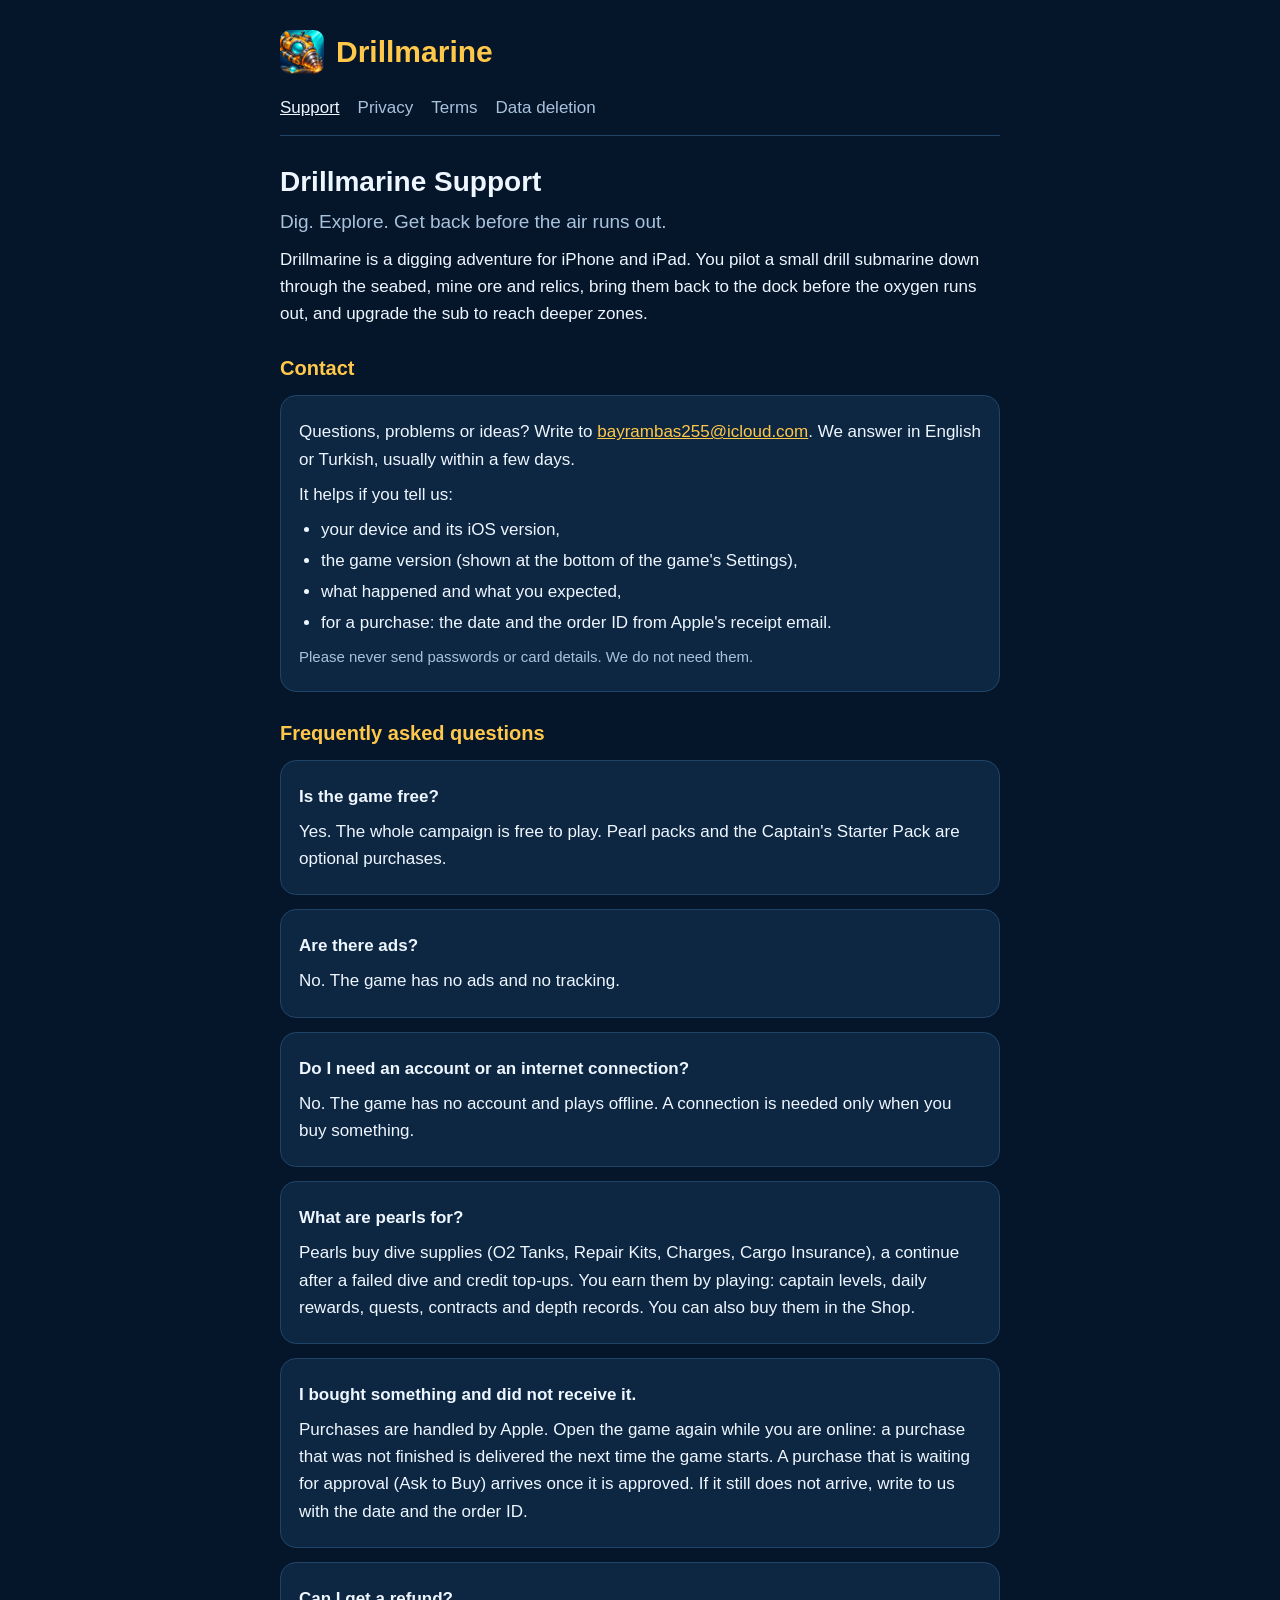
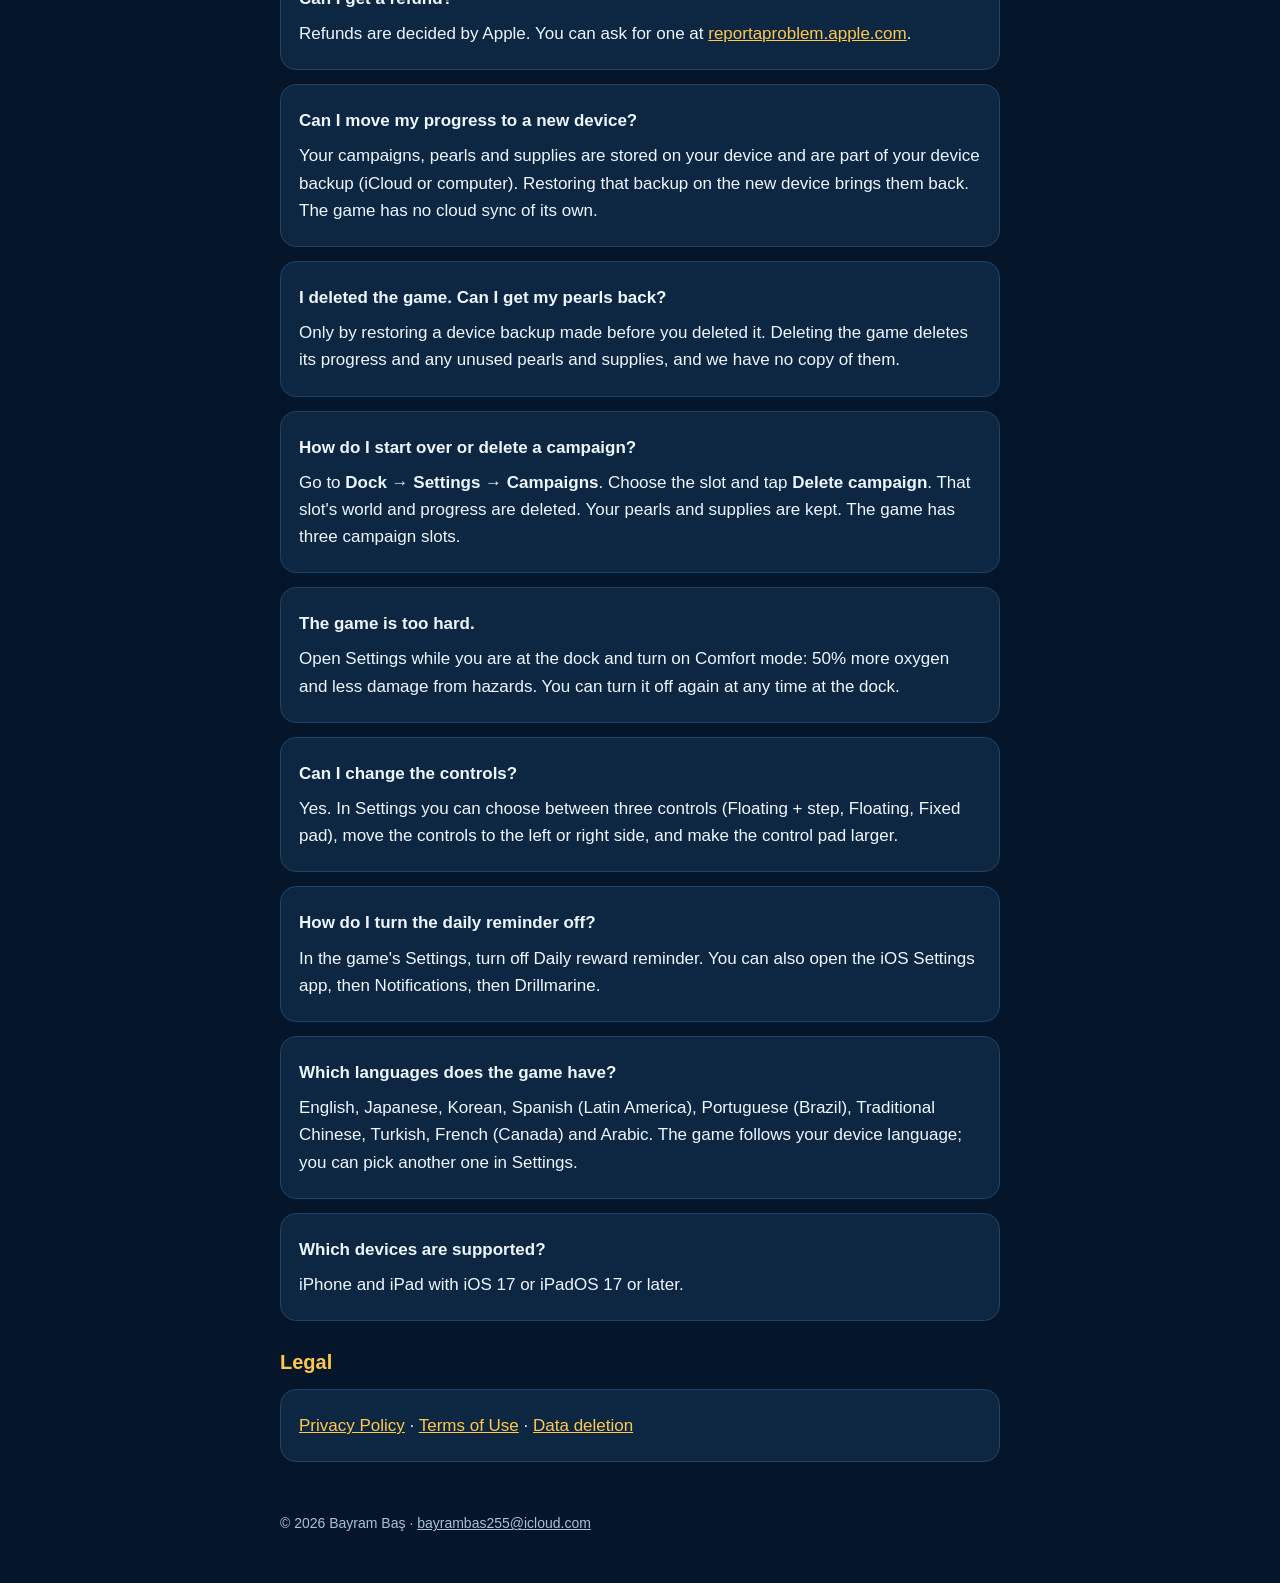
<file: index.html>
<!doctype html>
<html lang="en" dir="ltr">
<head>
<meta charset="utf-8">
<meta name="viewport" content="width=device-width, initial-scale=1">
<title>Drillmarine Support</title>
<meta name="description" content="Drillmarine support, privacy policy, terms of use and data deletion.">
<link rel="icon" type="image/png" href="./icon.png">
<link rel="apple-touch-icon" href="./icon.png">
<link rel="stylesheet" href="./style.css">
</head>
<body>
<header><a class="brand" href="./"><img src="./icon.png" alt="" width="44" height="44">Drillmarine</a><nav><a href="./" aria-current="page">Support</a><a href="./privacy/">Privacy</a><a href="./terms/">Terms</a><a href="./data-deletion/">Data deletion</a></nav></header>
<main>
<h1>Drillmarine Support</h1>
<p class="lead">Dig. Explore. Get back before the air runs out.</p>
<p>Drillmarine is a digging adventure for iPhone and iPad. You pilot a small drill submarine down through the seabed, mine
ore and relics, bring them back to the dock before the oxygen runs out, and upgrade the sub to reach deeper zones.</p>

<h2>Contact</h2>
<div class="card">
<p>Questions, problems or ideas? Write to <a href="mailto:bayrambas255@icloud.com">bayrambas255@icloud.com</a>. We answer in English or Turkish, usually within a few days.</p>
<p>It helps if you tell us:</p>
<ul>
<li>your device and its iOS version,</li>
<li>the game version (shown at the bottom of the game's Settings),</li>
<li>what happened and what you expected,</li>
<li>for a purchase: the date and the order ID from Apple's receipt email.</li>
</ul>
<p class="note">Please never send passwords or card details. We do not need them.</p>
</div>

<h2>Frequently asked questions</h2>
<div class="card"><p><strong>Is the game free?</strong></p><p>Yes. The whole campaign is free to play. Pearl packs and the Captain's Starter Pack are optional purchases.</p></div>
<div class="card"><p><strong>Are there ads?</strong></p><p>No. The game has no ads and no tracking.</p></div>
<div class="card"><p><strong>Do I need an account or an internet connection?</strong></p><p>No. The game has no account and plays offline. A connection is needed only when you buy something.</p></div>
<div class="card"><p><strong>What are pearls for?</strong></p><p>Pearls buy dive supplies (O2 Tanks, Repair Kits, Charges, Cargo Insurance), a continue after a failed dive and credit top-ups. You earn them by playing: captain levels, daily rewards, quests, contracts and depth records. You can also buy them in the Shop.</p></div>
<div class="card"><p><strong>I bought something and did not receive it.</strong></p><p>Purchases are handled by Apple. Open the game again while you are online: a purchase that was not finished is delivered the next time the game starts. A purchase that is waiting for approval (Ask to Buy) arrives once it is approved. If it still does not arrive, write to us with the date and the order ID.</p></div>
<div class="card"><p><strong>Can I get a refund?</strong></p><p>Refunds are decided by Apple. You can ask for one at <a href="https://reportaproblem.apple.com">reportaproblem.apple.com</a>.</p></div>
<div class="card"><p><strong>Can I move my progress to a new device?</strong></p><p>Your campaigns, pearls and supplies are stored on your device and are part of your device backup (iCloud or computer). Restoring that backup on the new device brings them back. The game has no cloud sync of its own.</p></div>
<div class="card"><p><strong>I deleted the game. Can I get my pearls back?</strong></p><p>Only by restoring a device backup made before you deleted it. Deleting the game deletes its progress and any unused pearls and supplies, and we have no copy of them.</p></div>
<div class="card"><p><strong>How do I start over or delete a campaign?</strong></p><p>Go to <strong>Dock → Settings → Campaigns</strong>. Choose the slot and tap <strong>Delete campaign</strong>. That slot's world and progress are deleted. Your pearls and supplies are kept. The game has three campaign slots.</p></div>
<div class="card"><p><strong>The game is too hard.</strong></p><p>Open Settings while you are at the dock and turn on Comfort mode: 50% more oxygen and less damage from hazards. You can turn it off again at any time at the dock.</p></div>
<div class="card"><p><strong>Can I change the controls?</strong></p><p>Yes. In Settings you can choose between three controls (Floating + step, Floating, Fixed pad), move the controls to the left or right side, and make the control pad larger.</p></div>
<div class="card"><p><strong>How do I turn the daily reminder off?</strong></p><p>In the game's Settings, turn off Daily reward reminder. You can also open the iOS Settings app, then Notifications, then Drillmarine.</p></div>
<div class="card"><p><strong>Which languages does the game have?</strong></p><p>English, Japanese, Korean, Spanish (Latin America), Portuguese (Brazil), Traditional Chinese, Turkish, French (Canada) and Arabic. The game follows your device language; you can pick another one in Settings.</p></div>
<div class="card"><p><strong>Which devices are supported?</strong></p><p>iPhone and iPad with iOS 17 or iPadOS 17 or later.</p></div>

<h2>Legal</h2>
<div class="card">
<p><a href="privacy/">Privacy Policy</a> · <a href="terms/">Terms of Use</a> · <a href="data-deletion/">Data deletion</a></p>
</div>
</main>
<footer><p>© 2026 Bayram Baş · <a href="mailto:bayrambas255@icloud.com">bayrambas255@icloud.com</a></p></footer>
</body>
</html>
</file>
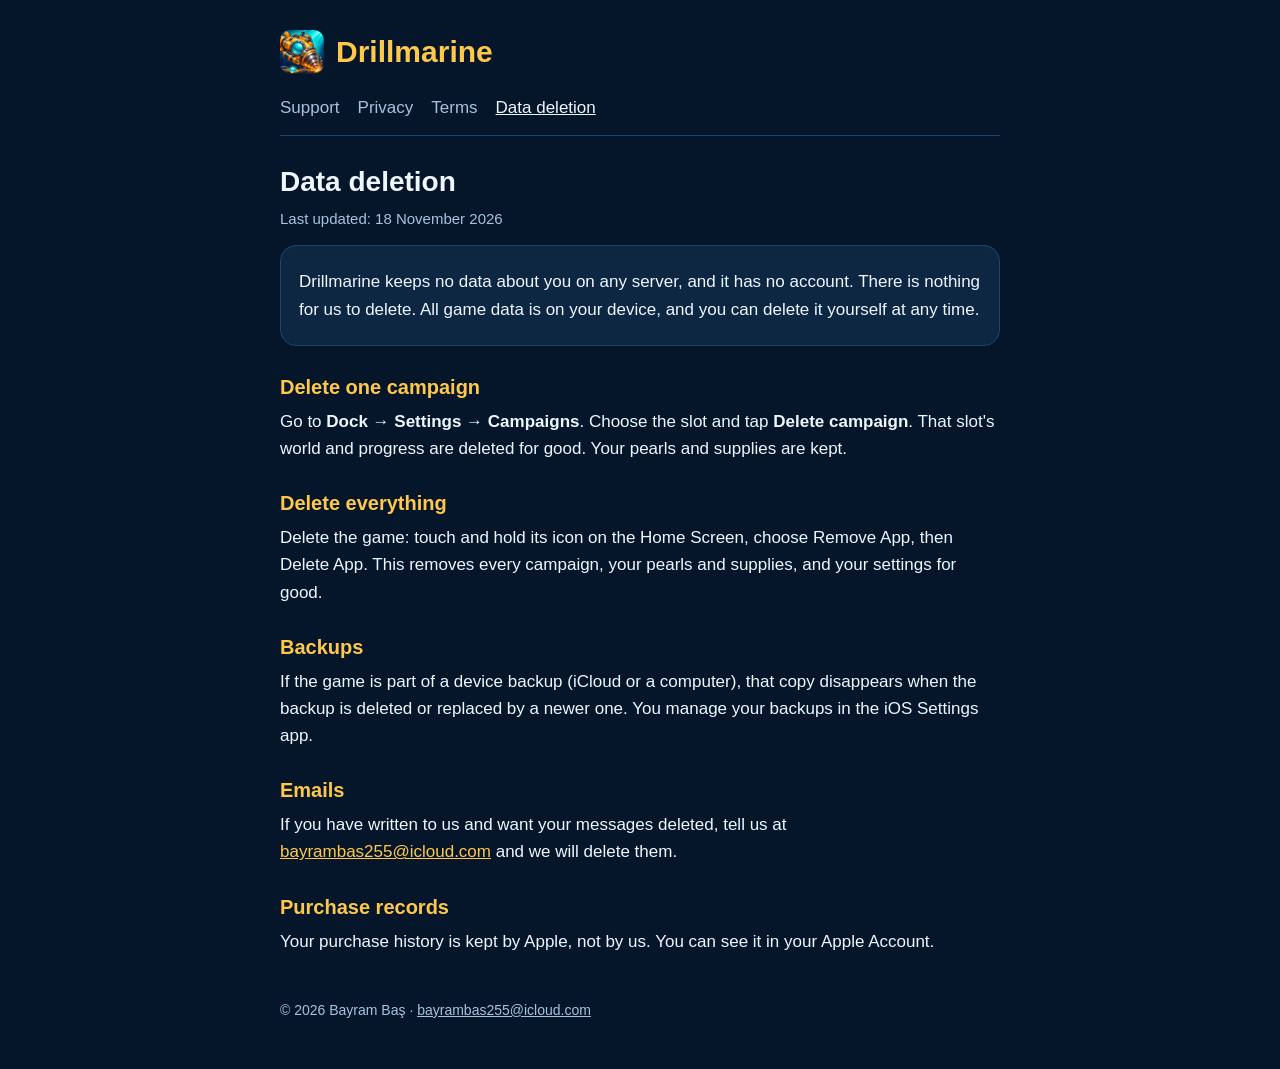
<file: data-deletion/index.html>
<!doctype html>
<html lang="en" dir="ltr">
<head>
<meta charset="utf-8">
<meta name="viewport" content="width=device-width, initial-scale=1">
<title>Data deletion · Drillmarine</title>
<meta name="description" content="How to delete your Drillmarine data.">
<link rel="icon" type="image/png" href="../icon.png">
<link rel="apple-touch-icon" href="../icon.png">
<link rel="stylesheet" href="../style.css">
</head>
<body>
<header><a class="brand" href="../"><img src="../icon.png" alt="" width="44" height="44">Drillmarine</a><nav><a href="../">Support</a><a href="../privacy/">Privacy</a><a href="../terms/">Terms</a><a href="../data-deletion/" aria-current="page">Data deletion</a></nav></header>
<main>
<h1>Data deletion</h1>
<p class="note">Last updated: 18 November 2026</p>

<div class="card"><p>Drillmarine keeps no data about you on any server, and it has no account. There is nothing for us to
delete. All game data is on your device, and you can delete it yourself at any time.</p></div>

<h2>Delete one campaign</h2>
<p>Go to <strong>Dock → Settings → Campaigns</strong>. Choose the slot and tap <strong>Delete campaign</strong>. That slot's world and progress are
deleted for good. Your pearls and supplies are kept.</p>

<h2>Delete everything</h2>
<p>Delete the game: touch and hold its icon on the Home Screen, choose Remove App, then Delete App. This removes every
campaign, your pearls and supplies, and your settings for good.</p>

<h2>Backups</h2>
<p>If the game is part of a device backup (iCloud or a computer), that copy disappears when the backup is deleted or
replaced by a newer one. You manage your backups in the iOS Settings app.</p>

<h2>Emails</h2>
<p>If you have written to us and want your messages deleted, tell us at <a href="mailto:bayrambas255@icloud.com">bayrambas255@icloud.com</a> and we will delete them.</p>

<h2>Purchase records</h2>
<p>Your purchase history is kept by Apple, not by us. You can see it in your Apple Account.</p>
</main>
<footer><p>© 2026 Bayram Baş · <a href="mailto:bayrambas255@icloud.com">bayrambas255@icloud.com</a></p></footer>
</body>
</html>
</file>
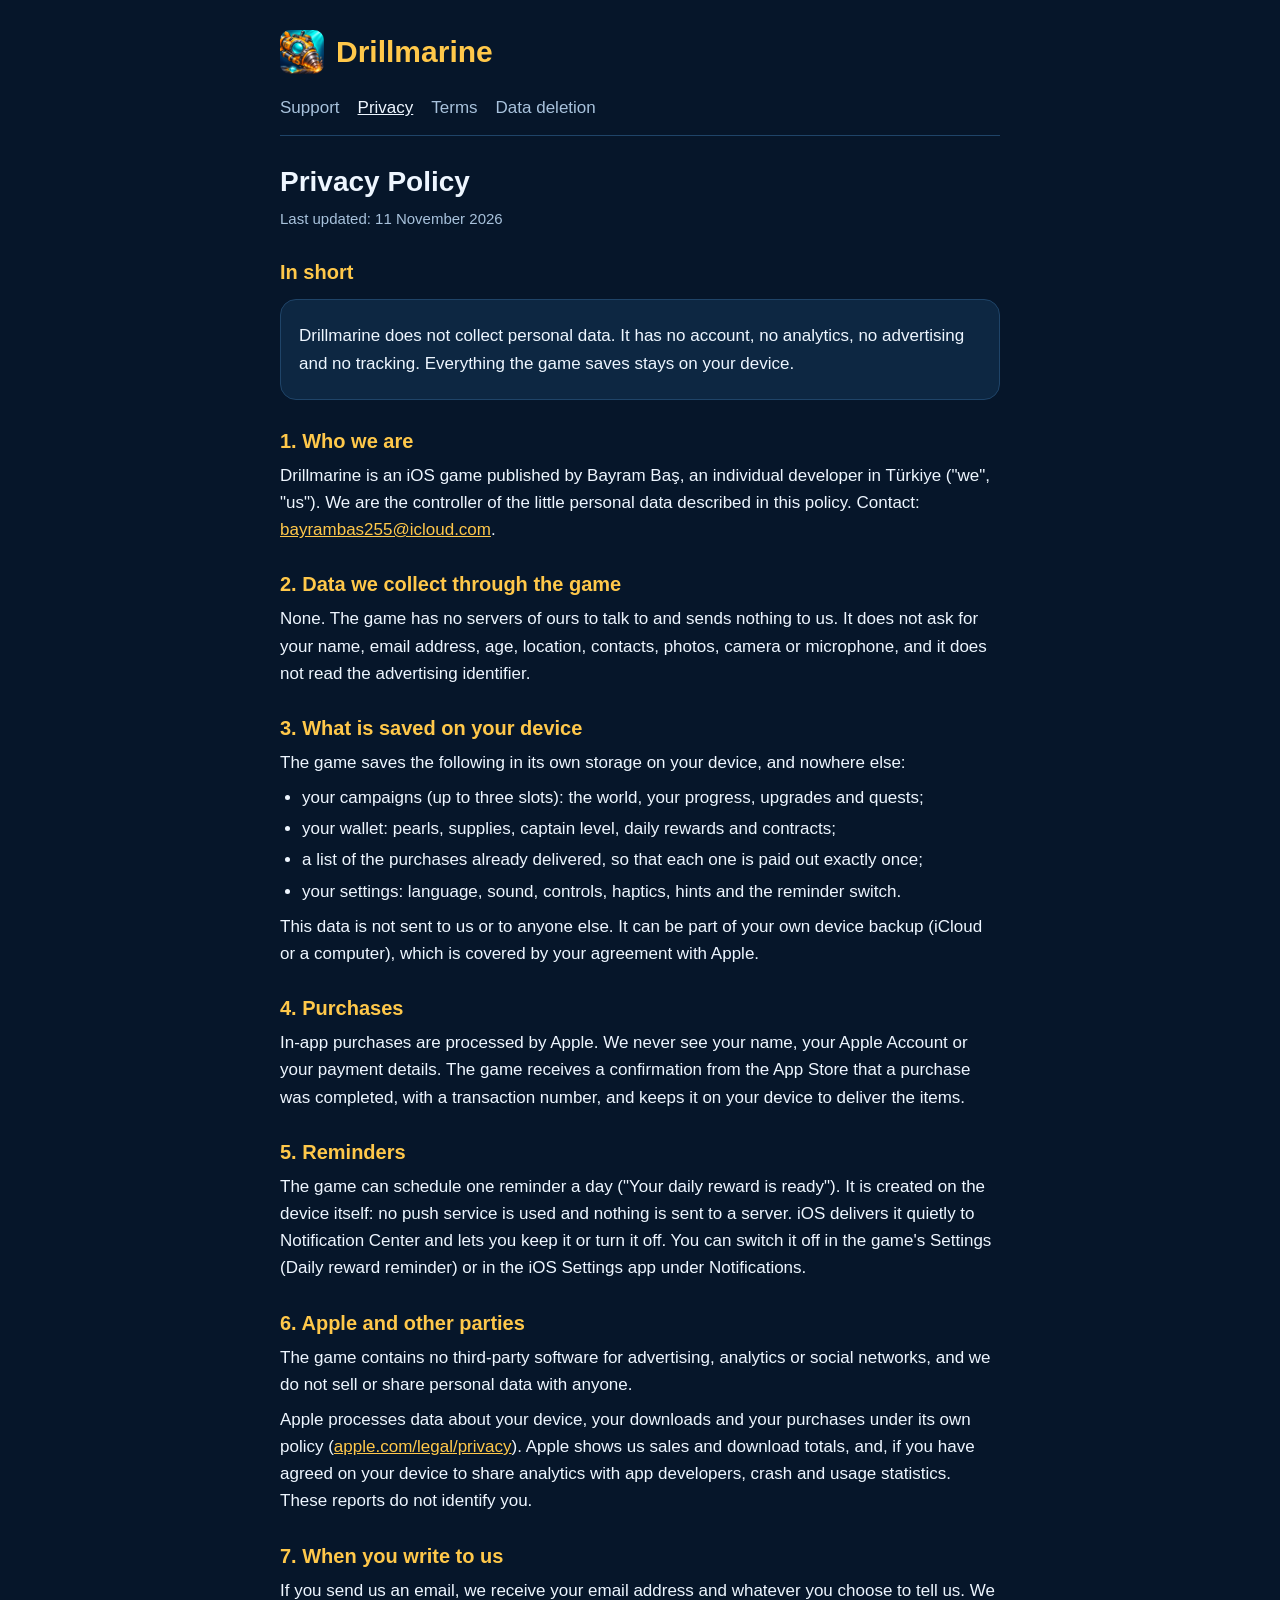
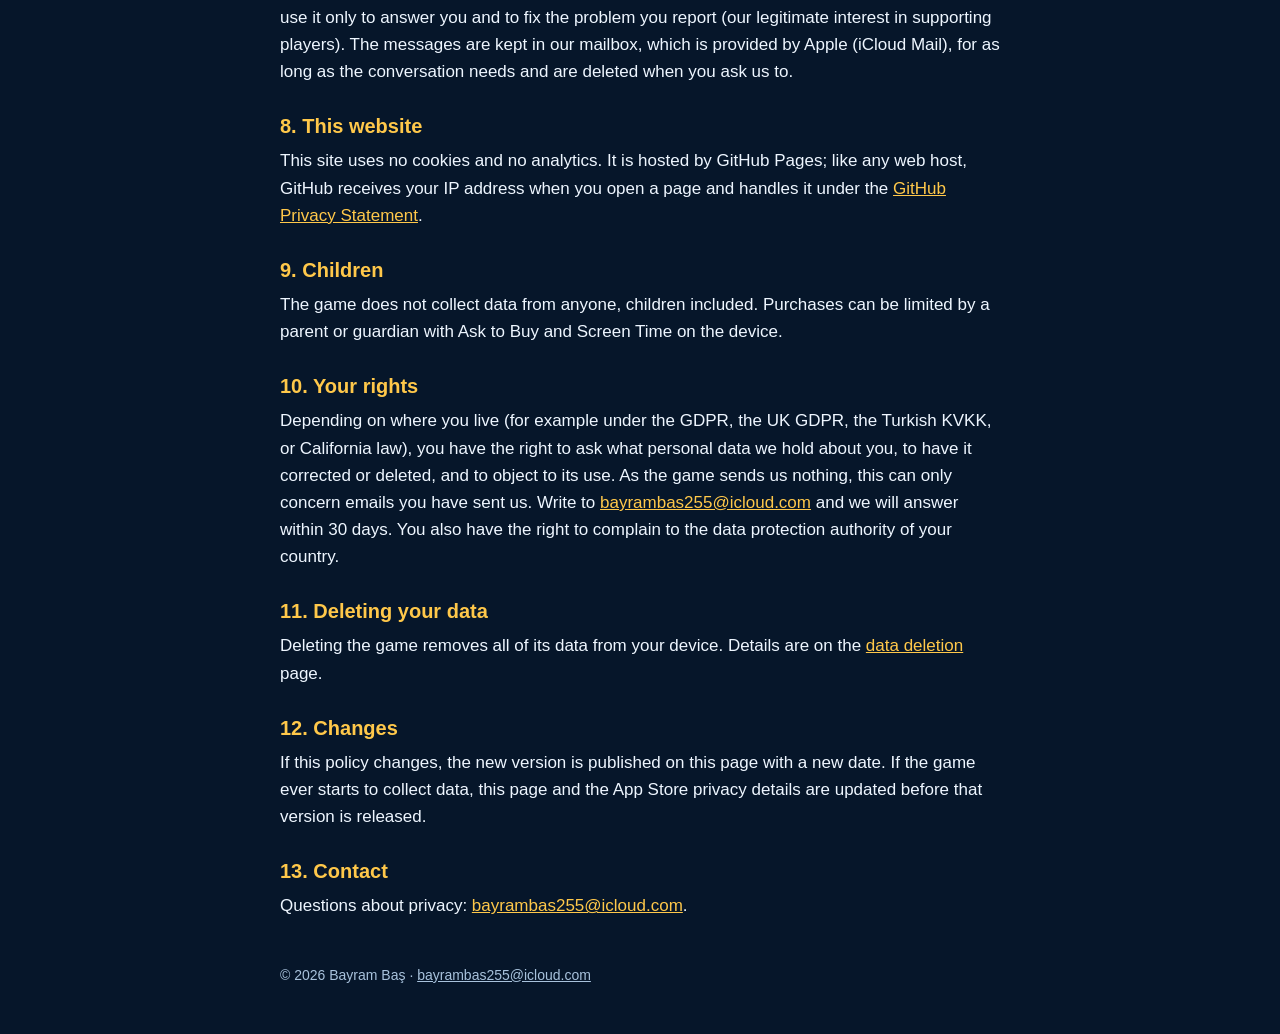
<file: privacy/index.html>
<!doctype html>
<html lang="en" dir="ltr">
<head>
<meta charset="utf-8">
<meta name="viewport" content="width=device-width, initial-scale=1">
<title>Privacy Policy · Drillmarine</title>
<meta name="description" content="How Drillmarine handles your data: it collects none.">
<link rel="icon" type="image/png" href="../icon.png">
<link rel="apple-touch-icon" href="../icon.png">
<link rel="stylesheet" href="../style.css">
</head>
<body>
<header><a class="brand" href="../"><img src="../icon.png" alt="" width="44" height="44">Drillmarine</a><nav><a href="../">Support</a><a href="../privacy/" aria-current="page">Privacy</a><a href="../terms/">Terms</a><a href="../data-deletion/">Data deletion</a></nav></header>
<main>
<h1>Privacy Policy</h1>
<p class="note">Last updated: 11 November 2026</p>

<h2>In short</h2>
<div class="card"><p>Drillmarine does not collect personal data. It has no account, no analytics, no advertising and no
tracking. Everything the game saves stays on your device.</p></div>

<h2>1. Who we are</h2>
<p>Drillmarine is an iOS game published by Bayram Baş, an individual developer in Türkiye ("we", "us"). We are the
controller of the little personal data described in this policy. Contact: <a href="mailto:bayrambas255@icloud.com">bayrambas255@icloud.com</a>.</p>

<h2>2. Data we collect through the game</h2>
<p>None. The game has no servers of ours to talk to and sends nothing to us. It does not ask for your name, email
address, age, location, contacts, photos, camera or microphone, and it does not read the advertising identifier.</p>

<h2>3. What is saved on your device</h2>
<p>The game saves the following in its own storage on your device, and nowhere else:</p>
<ul>
<li>your campaigns (up to three slots): the world, your progress, upgrades and quests;</li>
<li>your wallet: pearls, supplies, captain level, daily rewards and contracts;</li>
<li>a list of the purchases already delivered, so that each one is paid out exactly once;</li>
<li>your settings: language, sound, controls, haptics, hints and the reminder switch.</li>
</ul>
<p>This data is not sent to us or to anyone else. It can be part of your own device backup (iCloud or a computer),
which is covered by your agreement with Apple.</p>

<h2>4. Purchases</h2>
<p>In-app purchases are processed by Apple. We never see your name, your Apple Account or your payment details. The
game receives a confirmation from the App Store that a purchase was completed, with a transaction number, and keeps it
on your device to deliver the items.</p>

<h2>5. Reminders</h2>
<p>The game can schedule one reminder a day ("Your daily reward is ready"). It is created on the device itself: no push
service is used and nothing is sent to a server. iOS delivers it quietly to Notification Center and lets you keep it or
turn it off. You can switch it off in the game's Settings (Daily reward reminder) or in the iOS Settings app under
Notifications.</p>

<h2>6. Apple and other parties</h2>
<p>The game contains no third-party software for advertising, analytics or social networks, and we do not sell or share
personal data with anyone.</p>
<p>Apple processes data about your device, your downloads and your purchases under its own policy
(<a href="https://www.apple.com/legal/privacy/">apple.com/legal/privacy</a>). Apple shows us sales and download totals,
and, if you have agreed on your device to share analytics with app developers, crash and usage statistics. These
reports do not identify you.</p>

<h2>7. When you write to us</h2>
<p>If you send us an email, we receive your email address and whatever you choose to tell us. We use it only to answer
you and to fix the problem you report (our legitimate interest in supporting players). The messages are kept in our
mailbox, which is provided by Apple (iCloud Mail), for as long as the conversation needs and are deleted when you ask
us to.</p>

<h2>8. This website</h2>
<p>This site uses no cookies and no analytics. It is hosted by GitHub Pages; like any web host, GitHub receives your IP
address when you open a page and handles it under the
<a href="https://docs.github.com/en/site-policy/privacy-policies/github-general-privacy-statement">GitHub Privacy
Statement</a>.</p>

<h2>9. Children</h2>
<p>The game does not collect data from anyone, children included. Purchases can be limited by a parent or guardian with
Ask to Buy and Screen Time on the device.</p>

<h2>10. Your rights</h2>
<p>Depending on where you live (for example under the GDPR, the UK GDPR, the Turkish KVKK, or California law), you have
the right to ask what personal data we hold about you, to have it corrected or deleted, and to object to its use. As the
game sends us nothing, this can only concern emails you have sent us. Write to <a href="mailto:bayrambas255@icloud.com">bayrambas255@icloud.com</a> and we will answer within 30 days.
You also have the right to complain to the data protection authority of your country.</p>

<h2>11. Deleting your data</h2>
<p>Deleting the game removes all of its data from your device. Details are on the
<a href="../data-deletion/">data deletion</a> page.</p>

<h2>12. Changes</h2>
<p>If this policy changes, the new version is published on this page with a new date. If the game ever starts to collect
data, this page and the App Store privacy details are updated before that version is released.</p>

<h2>13. Contact</h2>
<p>Questions about privacy: <a href="mailto:bayrambas255@icloud.com">bayrambas255@icloud.com</a>.</p>
</main>
<footer><p>© 2026 Bayram Baş · <a href="mailto:bayrambas255@icloud.com">bayrambas255@icloud.com</a></p></footer>
</body>
</html>
</file>
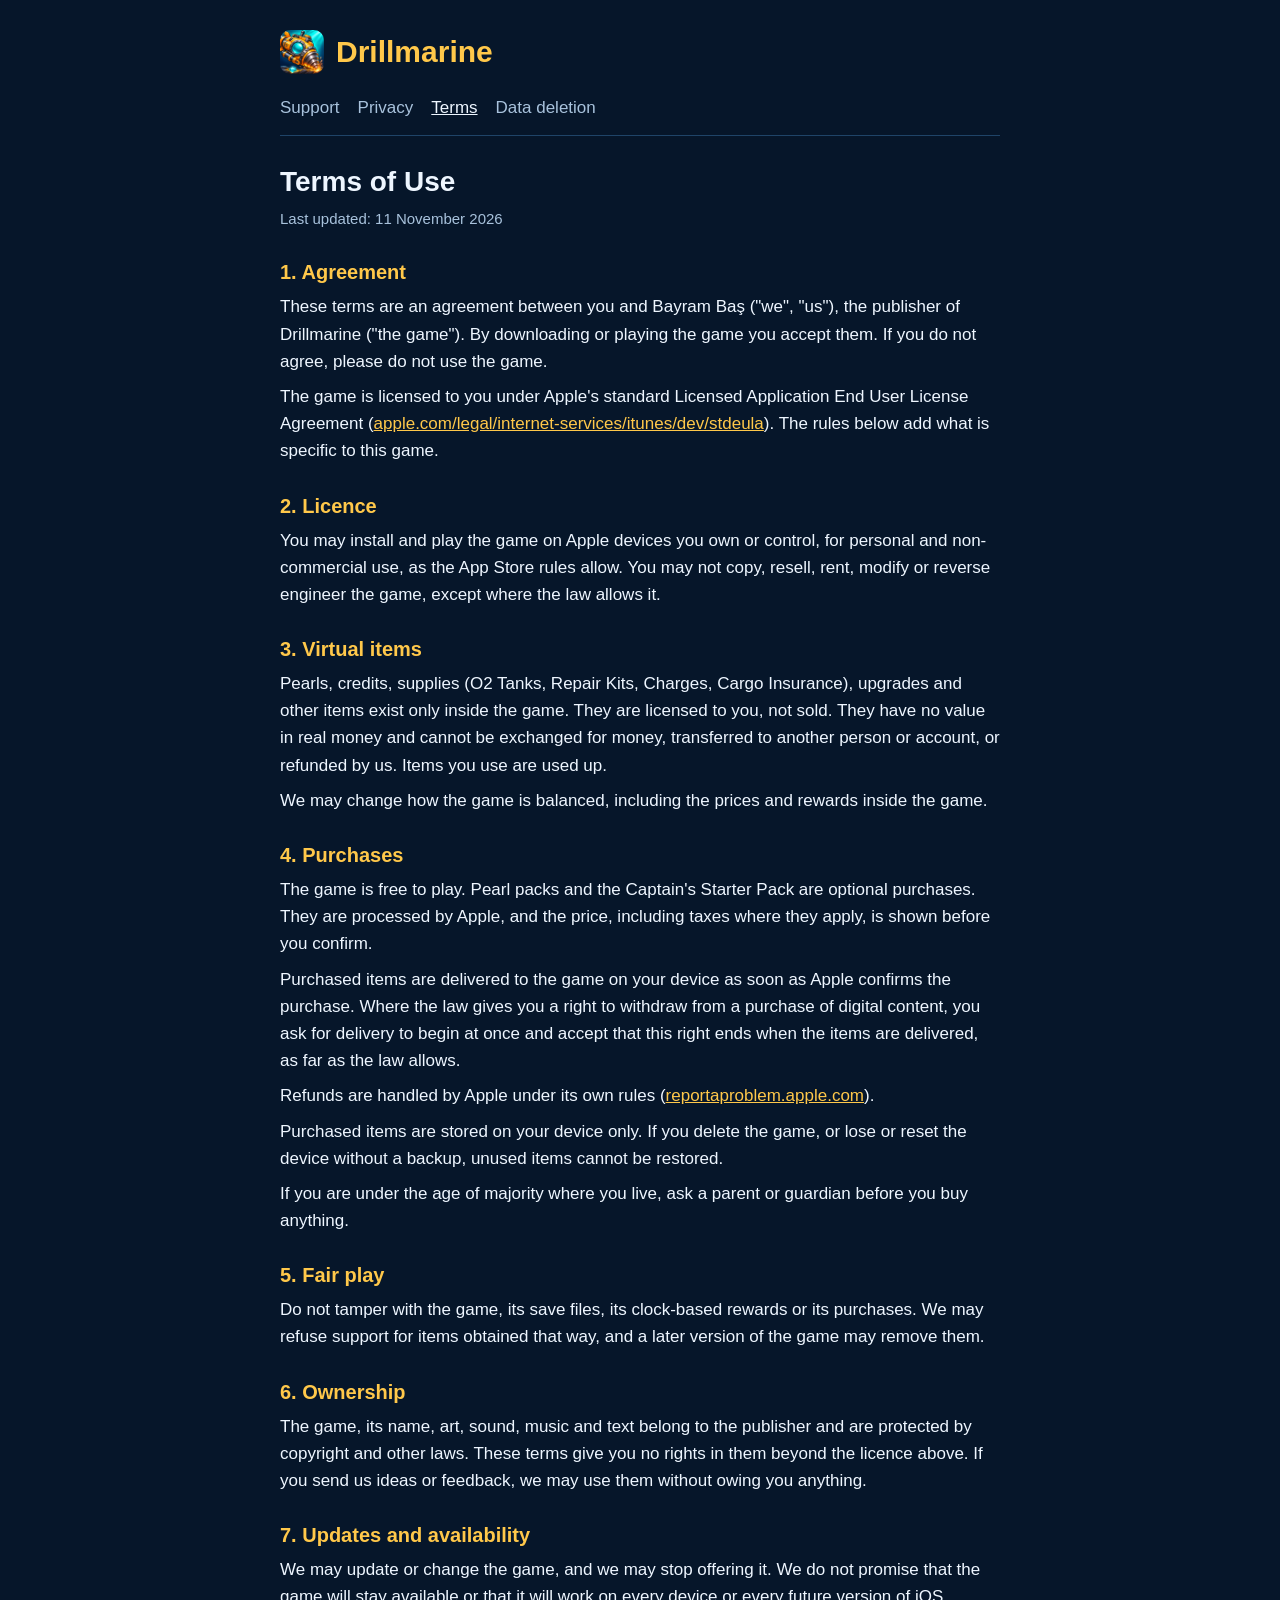
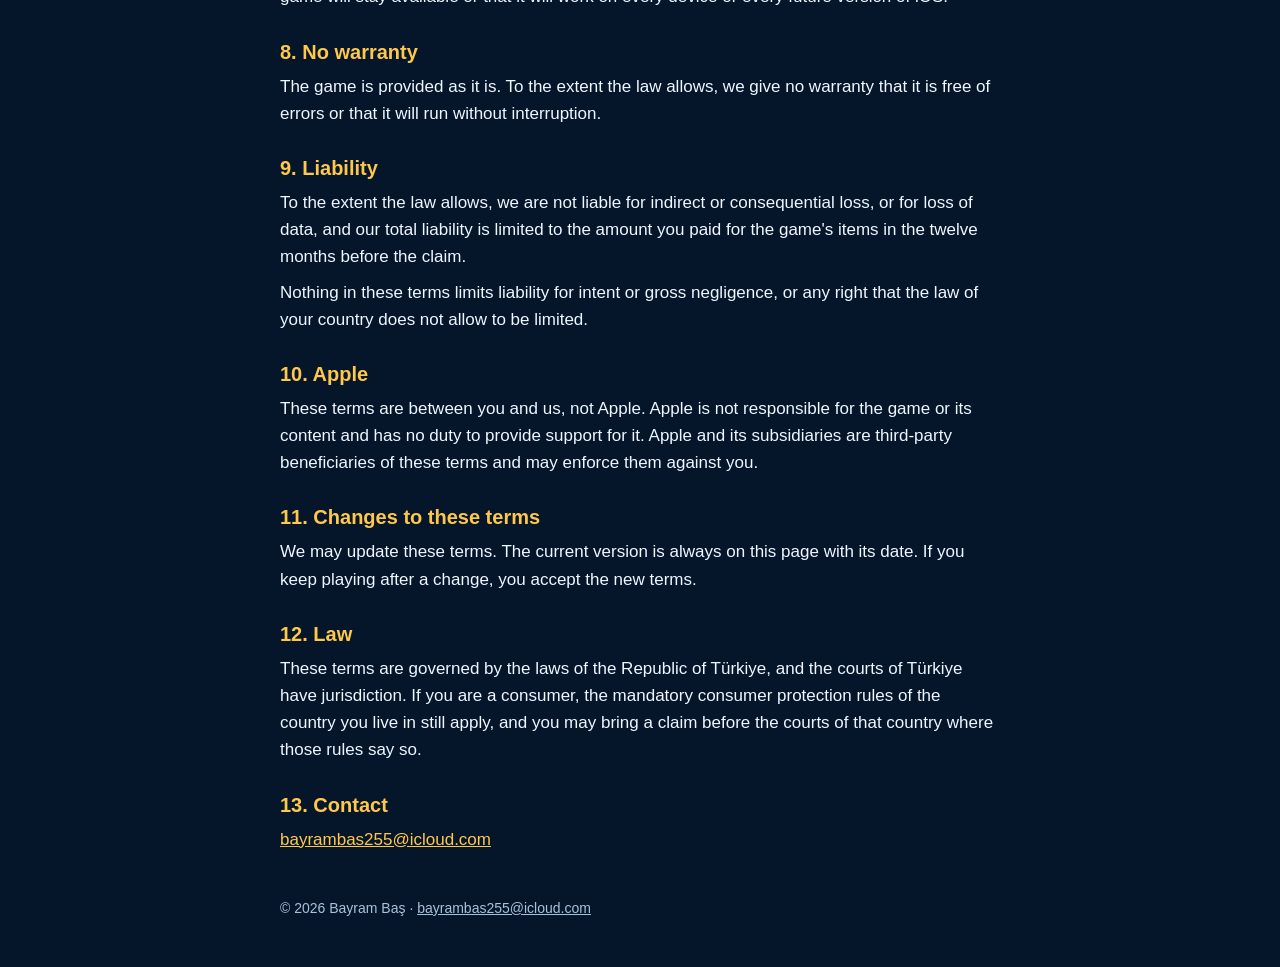
<file: terms/index.html>
<!doctype html>
<html lang="en" dir="ltr">
<head>
<meta charset="utf-8">
<meta name="viewport" content="width=device-width, initial-scale=1">
<title>Terms of Use · Drillmarine</title>
<meta name="description" content="The terms for playing Drillmarine.">
<link rel="icon" type="image/png" href="../icon.png">
<link rel="apple-touch-icon" href="../icon.png">
<link rel="stylesheet" href="../style.css">
</head>
<body>
<header><a class="brand" href="../"><img src="../icon.png" alt="" width="44" height="44">Drillmarine</a><nav><a href="../">Support</a><a href="../privacy/">Privacy</a><a href="../terms/" aria-current="page">Terms</a><a href="../data-deletion/">Data deletion</a></nav></header>
<main>
<h1>Terms of Use</h1>
<p class="note">Last updated: 11 November 2026</p>

<h2>1. Agreement</h2>
<p>These terms are an agreement between you and Bayram Baş ("we", "us"), the publisher of Drillmarine ("the game"). By
downloading or playing the game you accept them. If you do not agree, please do not use the game.</p>
<p>The game is licensed to you under Apple's standard Licensed Application End User License Agreement
(<a href="https://www.apple.com/legal/internet-services/itunes/dev/stdeula/">apple.com/legal/internet-services/itunes/dev/stdeula</a>).
The rules below add what is specific to this game.</p>

<h2>2. Licence</h2>
<p>You may install and play the game on Apple devices you own or control, for personal and non-commercial use, as the
App Store rules allow. You may not copy, resell, rent, modify or reverse engineer the game, except where the law allows
it.</p>

<h2>3. Virtual items</h2>
<p>Pearls, credits, supplies (O2 Tanks, Repair Kits, Charges, Cargo Insurance), upgrades and other items exist only
inside the game. They are licensed to you, not sold. They have no value in real money and cannot be exchanged for money,
transferred to another person or account, or refunded by us. Items you use are used up.</p>
<p>We may change how the game is balanced, including the prices and rewards inside the game.</p>

<h2>4. Purchases</h2>
<p>The game is free to play. Pearl packs and the Captain's Starter Pack are optional purchases. They are processed by
Apple, and the price, including taxes where they apply, is shown before you confirm.</p>
<p>Purchased items are delivered to the game on your device as soon as Apple confirms the purchase. Where the law gives
you a right to withdraw from a purchase of digital content, you ask for delivery to begin at once and accept that this
right ends when the items are delivered, as far as the law allows.</p>
<p>Refunds are handled by Apple under its own rules
(<a href="https://reportaproblem.apple.com">reportaproblem.apple.com</a>).</p>
<p>Purchased items are stored on your device only. If you delete the game, or lose or reset the device without a backup,
unused items cannot be restored.</p>
<p>If you are under the age of majority where you live, ask a parent or guardian before you buy anything.</p>

<h2>5. Fair play</h2>
<p>Do not tamper with the game, its save files, its clock-based rewards or its purchases. We may refuse support for
items obtained that way, and a later version of the game may remove them.</p>

<h2>6. Ownership</h2>
<p>The game, its name, art, sound, music and text belong to the publisher and are protected by copyright and other laws.
These terms give you no rights in them beyond the licence above. If you send us ideas or feedback, we may use them
without owing you anything.</p>

<h2>7. Updates and availability</h2>
<p>We may update or change the game, and we may stop offering it. We do not promise that the game will stay available or
that it will work on every device or every future version of iOS.</p>

<h2>8. No warranty</h2>
<p>The game is provided as it is. To the extent the law allows, we give no warranty that it is free of errors or that it
will run without interruption.</p>

<h2>9. Liability</h2>
<p>To the extent the law allows, we are not liable for indirect or consequential loss, or for loss of data, and our total
liability is limited to the amount you paid for the game's items in the twelve months before the claim.</p>
<p>Nothing in these terms limits liability for intent or gross negligence, or any right that the law of your country does
not allow to be limited.</p>

<h2>10. Apple</h2>
<p>These terms are between you and us, not Apple. Apple is not responsible for the game or its content and has no duty to
provide support for it. Apple and its subsidiaries are third-party beneficiaries of these terms and may enforce them
against you.</p>

<h2>11. Changes to these terms</h2>
<p>We may update these terms. The current version is always on this page with its date. If you keep playing after a
change, you accept the new terms.</p>

<h2>12. Law</h2>
<p>These terms are governed by the laws of the Republic of Türkiye, and the courts of Türkiye have jurisdiction. If you
are a consumer, the mandatory consumer protection rules of the country you live in still apply, and you may bring a
claim before the courts of that country where those rules say so.</p>

<h2>13. Contact</h2>
<p><a href="mailto:bayrambas255@icloud.com">bayrambas255@icloud.com</a></p>
</main>
<footer><p>© 2026 Bayram Baş · <a href="mailto:bayrambas255@icloud.com">bayrambas255@icloud.com</a></p></footer>
</body>
</html>
</file>
<file: style.css>
:root{--bg:#06162a;--panel:#0d2742;--ink:#eef6ff;--soft:#a8c2dc;--gold:#ffc84a;--line:#1f4468}
*{box-sizing:border-box}
html{-webkit-text-size-adjust:100%}
body{margin:0;background:var(--bg);color:var(--ink);font:17px/1.6 -apple-system,BlinkMacSystemFont,"Segoe UI",Roboto,"Noto Sans",sans-serif}
main,header,footer{max-width:760px;margin:0 auto;padding:0 20px}
header{padding-top:28px}
.brand{display:inline-flex;align-items:center;gap:12px;font-size:30px;font-weight:800;color:var(--gold);text-decoration:none}
.brand img{border-radius:10px;display:block}
nav{display:flex;flex-wrap:wrap;gap:6px 18px;margin:12px 0 0;padding-bottom:14px;border-bottom:1px solid var(--line)}
nav a{color:var(--soft);text-decoration:none}
nav a:hover,nav a[aria-current]{color:var(--ink);text-decoration:underline}
h1{font-size:28px;line-height:1.25;margin:28px 0 8px}
h2{font-size:20px;line-height:1.3;margin:28px 0 6px;color:var(--gold)}
p{margin:8px 0}
ul{margin:8px 0;padding-left:22px}
li{margin:4px 0}
a{color:var(--gold);overflow-wrap:anywhere}
.lead{font-size:19px;color:var(--soft)}
.card{background:var(--panel);border:1px solid var(--line);border-radius:16px;padding:14px 18px;margin:14px 0}
.note{color:var(--soft);font-size:15px}
footer{color:var(--soft);font-size:14px;padding:28px 20px 40px}
footer a{color:var(--soft)}
</file>
